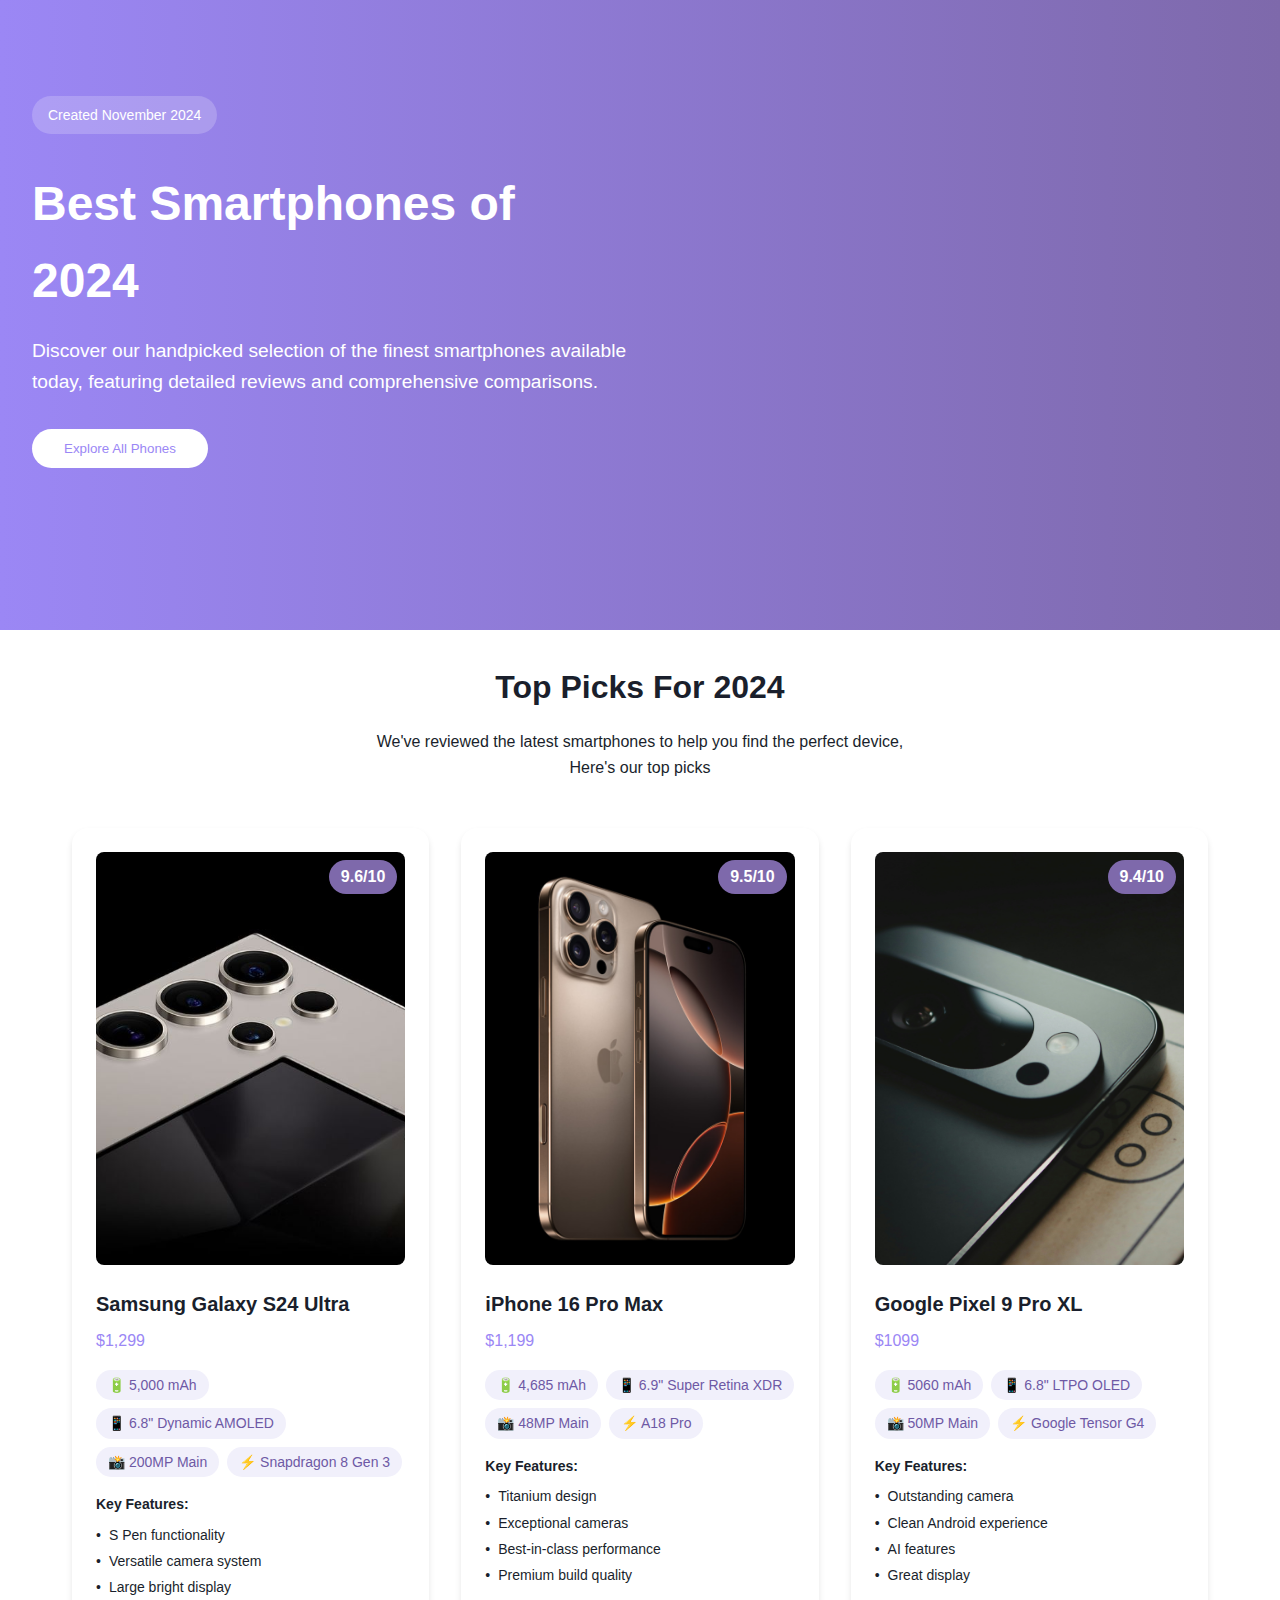
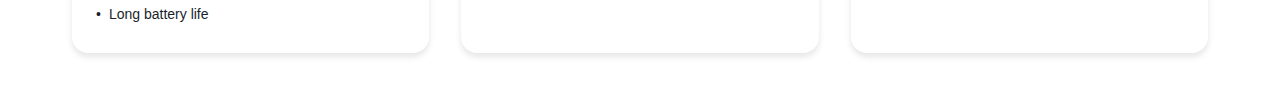
<file: Blogs/Best smartphones for 2024/indexsmartphone.html>
<!DOCTYPE html>
<html>
<head>
  <meta charset="UTF-8"/>
  <meta name="viewport" content="width=device-width, initial-scale=1.0" />
  <title>Smartphone Reviews</title>
  <meta name="description" content="Best Smartphone Reviews" />
  <link rel="stylesheet" href="styles.css" />
</head>
<body>
  <header class="hero">
    <div class="hero-content">
      <span class="chip">Created November 2024</span>
      <h1>Best Smartphones of 2024</h1>
      <p>Discover our handpicked selection of the finest smartphones available today, featuring detailed reviews and comprehensive comparisons.</p>
      <a href="Explore all/Explore.html">
      <button class="primary-button">Explore All Phones</button>
      </a>
    </div>
  </header>
  <main>
    <div class="container">
      <div class="section-header">
        <h2>Top Picks For 2024</h2>
        <p>We've reviewed the latest smartphones to help you find the perfect device, <br> Here's our top picks</p>
      </div>
      <div class="phone-grid" id="phoneGrid">
        </div>
    </div>
  </main>
  <script src="main.js"></script>
</body>
</html>
</file>
<file: Blogs/Best smartphones for 2024/styles.css>
:root {
  --primary: #9b87f5;
  --secondary: #7E69AB;
  --muted: #F1F0FB;
  --muted-foreground: #6E59A5;
  --background: #ffffff;
  --foreground: #1A1F2C;
}
* {
  margin: 0;
  padding: 0;
  box-sizing: border-box;
}
body {
  font-family: -apple-system, BlinkMacSystemFont, 'Segoe UI', Roboto, Oxygen, Ubuntu, Cantarell, sans-serif;
  line-height: 1.6;
  color: var(--foreground);
  background: var(--background);
}
.container {
  max-width: 1200px;
  margin: 0 auto;
  padding: 2rem;
}
.hero {
  position: relative;
  height: 70vh;
  background: linear-gradient(to right, var(--primary), var(--secondary));
  color: white;
  padding: 2rem;
}
.hero-content {
  max-width: 600px;
  margin-top: 4rem;
}
.hero h1 {
  font-size: 3rem;
  margin: 1rem 0;
}
.hero p {
  font-size: 1.2rem;
  margin-bottom: 2rem;
}
.chip {
  display: inline-block;
  padding: 0.5rem 1rem;
  background: rgba(255, 255, 255, 0.2);
  border-radius: 999px;
  font-size: 0.875rem;
  margin-bottom: 1rem;
}
.primary-button {
  padding: 0.75rem 2rem;
  background: white;
  color: var(--primary);
  border: none;
  border-radius: 999px;
  font-weight: 500;
  cursor: pointer;
  transition: opacity 0.3s;
}
.primary-button:hover {
  opacity: 0.9;
}
.phone-grid {
  display: grid;
  grid-template-columns: repeat(auto-fit, minmax(300px, 1fr));
  gap: 2rem;
  margin-top: 3rem;
}
.section-header {
  text-align: center;
  max-width: 600px;
  margin: 0 auto 3rem;
}
.section-header h2 {
  font-size: 2rem;
  margin-bottom: 1rem;
}
.phone-card {
  background: white;
  border-radius: 1rem;
  padding: 1.5rem;
  box-shadow: 0 4px 6px rgba(0, 0, 0, 0.1);
  transition: transform 0.3s, box-shadow 0.3s;
}
.phone-card:hover {
  transform: translateY(-5px);
  box-shadow: 0 20px 25px rgba(0, 0, 0, 0.1);
}
.phone-image {
  position: relative;
  aspect-ratio: 3/4;
  margin-bottom: 1rem;
}
.phone-image img {
  width: 100%;
  height: 100%;
  object-fit: cover;
  border-radius: 0.5rem;
}
.phone-rating {
  position: absolute;
  top: 0.5rem;
  right: 0.5rem;
  background: var(--secondary);
  color: white;
  padding: 0.25rem 0.75rem;
  border-radius: 999px;
  font-weight: 600;
}
.phone-details h3 {
  font-size: 1.25rem;
  margin-bottom: 0.5rem;
}
.phone-price {
  color: var(--primary);
  font-weight: 500;
  margin-bottom: 1rem;
}
.phone-specs {
  display: flex;
  flex-wrap: wrap;
  gap: 0.5rem;
  margin-bottom: 1rem;
}
.spec-chip {
  background: var(--muted);
  color: var(--muted-foreground);
  padding: 0.25rem 0.75rem;
  border-radius: 999px;
  font-size: 0.875rem;
}
.phone-features {
  font-size: 0.875rem;
}
.phone-features h4 {
  margin-bottom: 0.5rem;
}
.phone-features ul {
  list-style: none;
}
.phone-features li {
  display: flex;
  align-items: center;
  margin-bottom: 0.25rem;
}
.phone-features li::before {
  content: "•";
  margin-right: 0.5rem;
}
@media (max-width: 768px) {
  .hero {
    height: auto;
    padding: 4rem 1rem;
  }
  .hero h1 {
    font-size: 2rem;
  }
  .container {
    padding: 1rem;
  }
}
</file>
